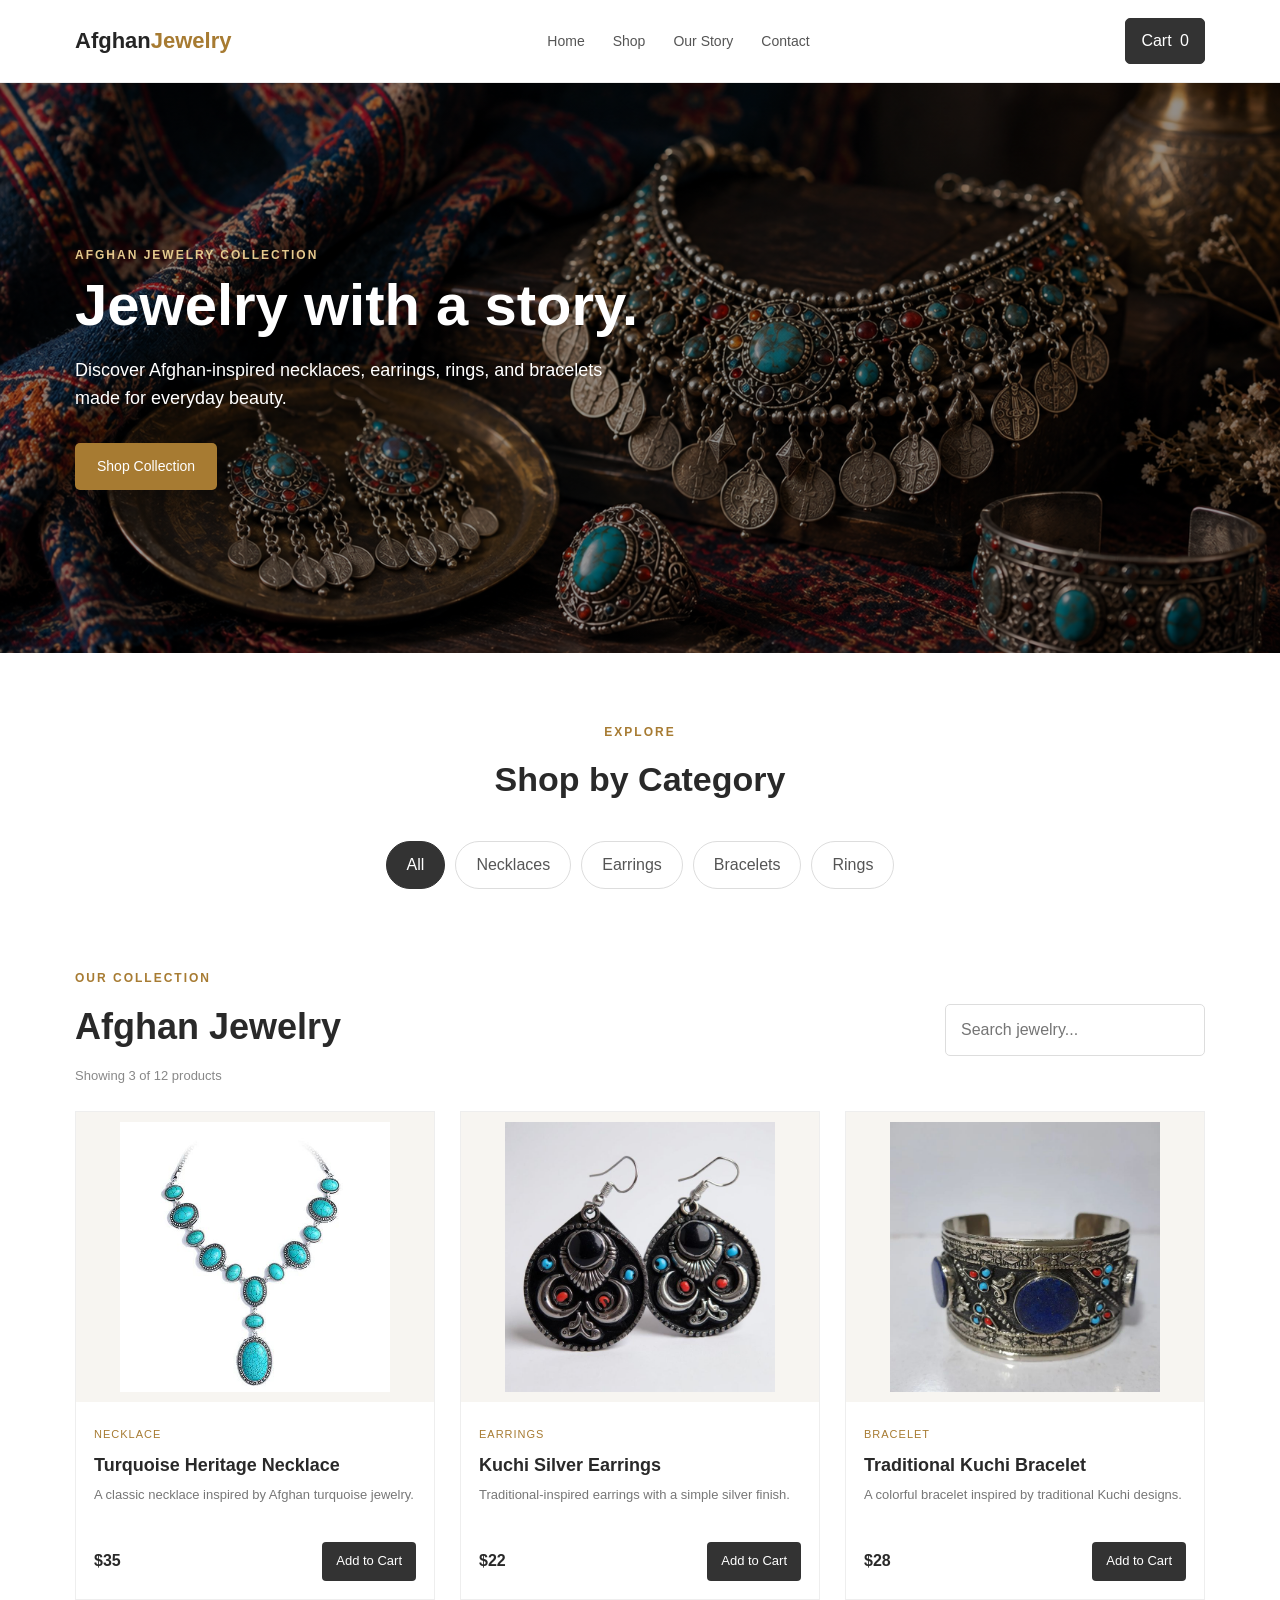
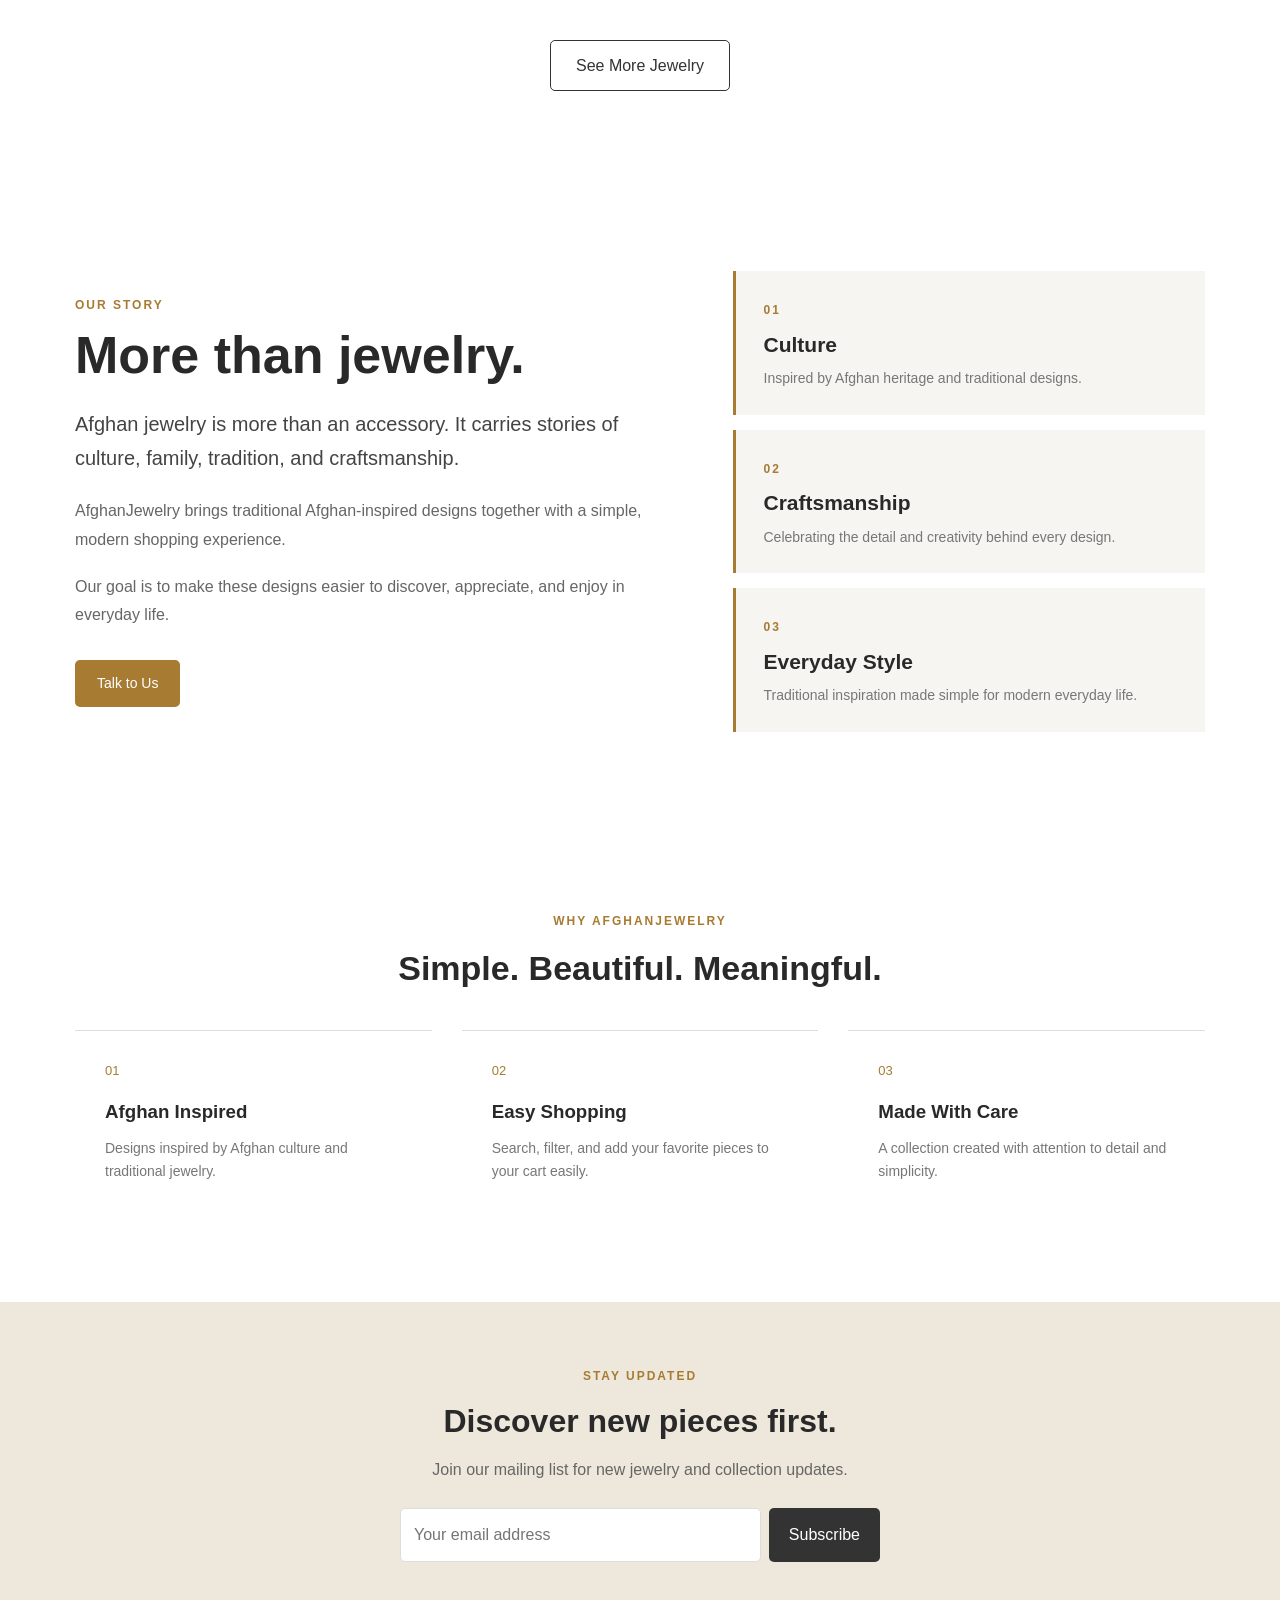
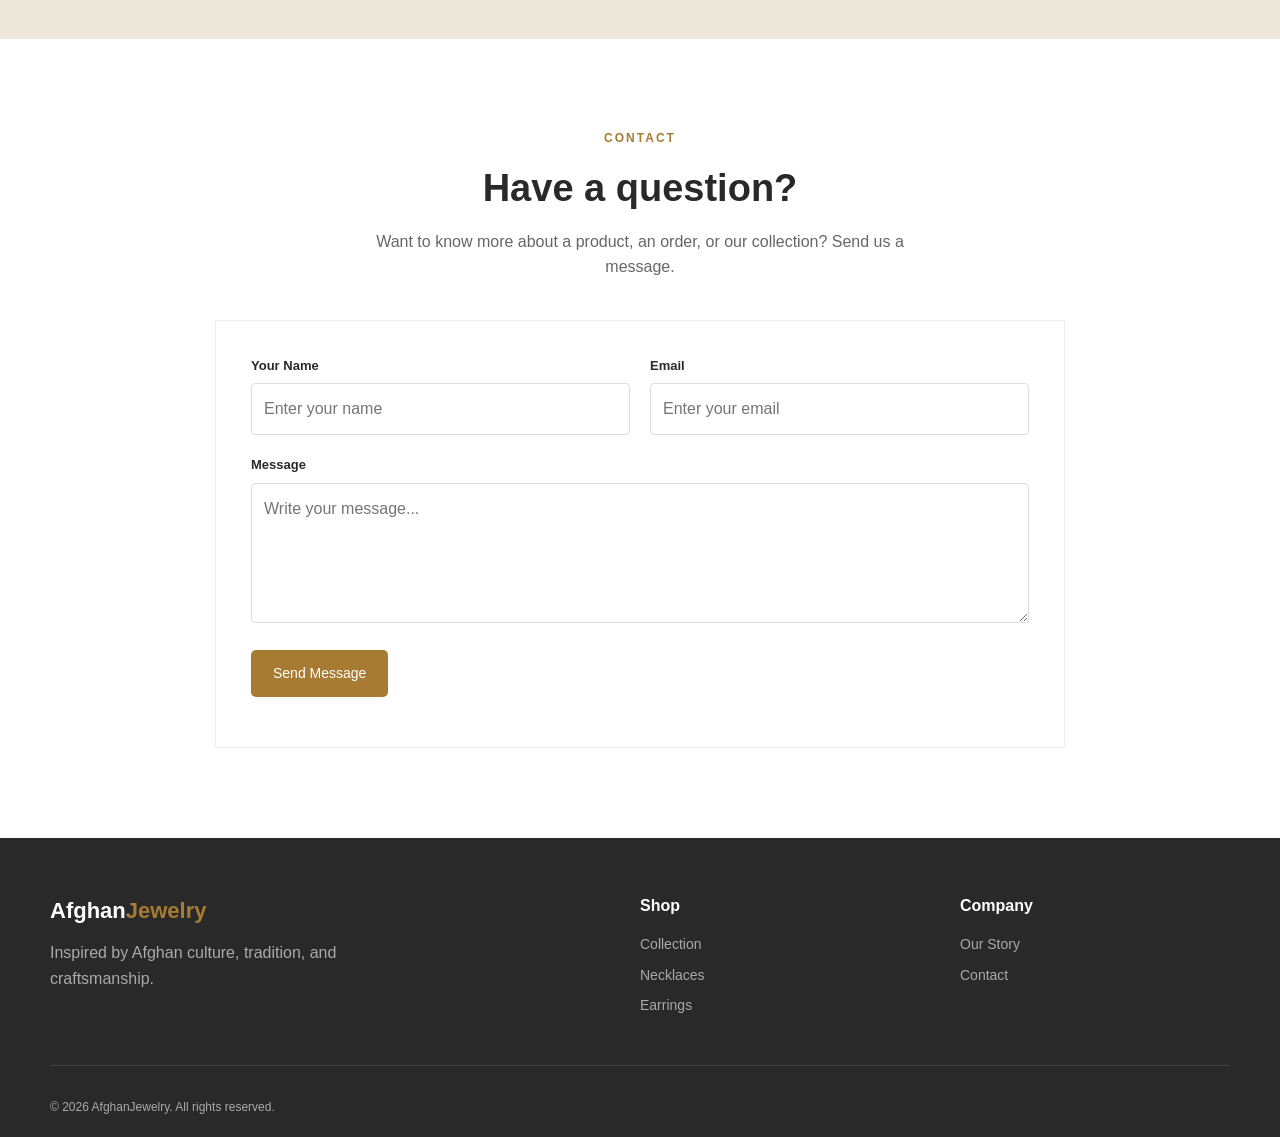
<file: index.html>
<!DOCTYPE html>
<html lang="en">

<head>
    <meta charset="UTF-8">
    <meta
        name="viewport"
        content="width=device-width, initial-scale=1.0"
    >

    <title>Afghan Jewelry</title>

    <link
        rel="stylesheet"
        href="style.css"
    >
</head>

<body>

 <!-- HEADER  -->

    <header class="header">

        <div class="nav">

            <a href="#home" class="logo">
                Afghan<span>Jewelry</span>
            </a>

            <nav class="nav-links">

                <a href="#home">
                    Home
                </a>

                <a href="#shop">
                    Shop
                </a>

                <a href="#story">
                    Our Story
                </a>

                <a href="#contact">
                    Contact
                </a>

            </nav>

            <button
                class="cart-button"
                id="cartButton"
            >
                Cart
                <span id="cartCount">0</span>
            </button>

        </div>

    </header>


  <!-- HERO -->

    <section
        class="hero"
        id="home"
    >

        <div class="hero-content">

            <p class="small-title">
                Afghan Jewelry Collection
            </p>

            <h1>
                Jewelry with a story.
            </h1>

            <p>
                Discover Afghan-inspired necklaces,
                earrings, rings, and bracelets made
                for everyday beauty.
            </p>

            <a
                href="#shop"
                class="main-button"
            >
                Shop Collection
            </a>

        </div>

    </section>


   <!-- CATEGORIES  -->

    <section class="category-section">

        <div class="section-heading">

            <p class="small-title">
                Explore
            </p>

            <h2>
                Shop by Category
            </h2>

        </div>


        <div class="category-buttons">

            <button
                class="category-button active"
                data-category="All"
            >
                All
            </button>

            <button
                class="category-button"
                data-category="Necklace"
            >
                Necklaces
            </button>

            <button
                class="category-button"
                data-category="Earrings"
            >
                Earrings
            </button>

            <button
                class="category-button"
                data-category="Bracelet"
            >
                Bracelets
            </button>

            <button
                class="category-button"
                data-category="Ring"
            >
                Rings
            </button>

        </div>

    </section>


<!-- SHOP -->

    <section
        class="shop"
        id="shop"
    >

        <div class="shop-top">

            <div>

                <p class="small-title">
                    Our Collection
                </p>

                <h2>
                    Afghan Jewelry
                </h2>

            </div>


            <div class="search-box">

                <input
                    type="text"
                    id="searchInput"
                    placeholder="Search jewelry..."
                >

            </div>

        </div>


        <p
            class="product-result"
            id="productResult"
        >
            Showing 3 products
        </p>


        <div
            class="product-grid"
            id="productContainer"
        >
            <!-- Products come from JavaScript -->
        </div>


        <!-- SEE MORE CONNECTS TO jewelry.html -->

        <div class="more-products">

            <a
                href="jewelry.html"
                class="outline-button"
                id="moreButton"
            >
                See More Jewelry
            </a>

        </div>

    </section>


  <!-- ABOUT  -->

<section class="story" id="story">

    <div class="story-content">

        <p class="small-title">
            OUR STORY
        </p>

        <h2>
            More than jewelry.
        </h2>

        <p class="story-lead">
            Afghan jewelry is more than an accessory.
            It carries stories of culture, family,
            tradition, and craftsmanship.
        </p>

        <p>
            AfghanJewelry brings traditional Afghan-inspired
            designs together with a simple, modern shopping
            experience.
        </p>

        <p>
            Our goal is to make these designs easier to
            discover, appreciate, and enjoy in everyday life.
        </p>

        <a href="#contact" class="main-button">
            Talk to Us
        </a>

    </div>

    <div class="story-side">

        <div class="story-card">
            <span>01</span>
            <h3>Culture</h3>
            <p>
                Inspired by Afghan heritage and traditional
                designs.
            </p>
        </div>

        <div class="story-card">
            <span>02</span>
            <h3>Craftsmanship</h3>
            <p>
                Celebrating the detail and creativity behind
                every design.
            </p>
        </div>

        <div class="story-card">
            <span>03</span>
            <h3>Everyday Style</h3>
            <p>
                Traditional inspiration made simple for
                modern everyday life.
            </p>
        </div>

    </div>

</section>


 <!-- WHY US  -->

    <section class="features">

        <div class="section-heading">

            <p class="small-title">
                Why AfghanJewelry
            </p>

            <h2>
                Simple. Beautiful. Meaningful.
            </h2>

        </div>


        <div class="feature-grid">

            <div class="feature">

                <div class="feature-number">
                    01
                </div>

                <h3>
                    Afghan Inspired
                </h3>

                <p>
                    Designs inspired by Afghan culture
                    and traditional jewelry.
                </p>

            </div>


            <div class="feature">

                <div class="feature-number">
                    02
                </div>

                <h3>
                    Easy Shopping
                </h3>

                <p>
                    Search, filter, and add your favorite
                    pieces to your cart easily.
                </p>

            </div>


            <div class="feature">

                <div class="feature-number">
                    03
                </div>

                <h3>
                    Made With Care
                </h3>

                <p>
                    A collection created with attention
                    to detail and simplicity.
                </p>

            </div>

        </div>

    </section>

<!-- NEWSLETTER -->

    <section class="newsletter">

        <div>

            <p class="small-title">
                Stay Updated
            </p>

            <h2>
                Discover new pieces first.
            </h2>

            <p>
                Join our mailing list for new jewelry
                and collection updates.
            </p>

        </div>


        <form id="newsletterForm">

            <input
                type="email"
                id="newsletterEmail"
                placeholder="Your email address"
                required
            >

            <button type="submit">
                Subscribe
            </button>

        </form>


        <p
            id="newsletterMessage"
            class="newsletter-message"
        ></p>

    </section>


<!-- CONTACT  -->

    <section
        class="contact"
        id="contact"
    >

        <div class="contact-intro">

            <p class="small-title">
                Contact
            </p>

            <h2>
                Have a question?
            </h2>

            <p>
                Want to know more about a product,
                an order, or our collection?
                Send us a message.
            </p>

        </div>


        <form
            class="contact-form"
            id="contactForm"
        >

            <div class="form-row">

                <div class="form-group">

                    <label for="name">
                        Your Name
                    </label>

                    <input
                        type="text"
                        id="name"
                        placeholder="Enter your name"
                        required
                    >

                </div>


                <div class="form-group">

                    <label for="email">
                        Email
                    </label>

                    <input
                        type="email"
                        id="email"
                        placeholder="Enter your email"
                        required
                    >

                </div>

            </div>


            <div class="form-group">

                <label for="message">
                    Message
                </label>

                <textarea
                    id="message"
                    placeholder="Write your message..."
                    required
                ></textarea>

            </div>


            <button
                type="submit"
                class="main-button"
            >
                Send Message
            </button>


            <p
                id="formMessage"
                class="form-message"
            ></p>

        </form>

    </section>


  <!-- CART -->

    <div
        class="cart-overlay"
        id="overlay"
    ></div>


    <aside
        class="cart-panel"
        id="cartPanel"
    >

        <div class="cart-header">

            <div>

                <p class="small-title">
                    Shopping
                </p>

                <h2>
                    Your Cart
                </h2>

            </div>


            <button
                id="closeCart"
                class="close-cart"
            >
                ×
            </button>

        </div>


        <div
            id="cartContainer"
            class="cart-items"
        >
            <!-- Cart items -->
        </div>


        <div class="cart-bottom">

            <div class="cart-total">

                <span>
                    Total
                </span>

                <strong>
                    $<span id="cartTotal">0.00</span>
                </strong>

            </div>


            <button
                id="checkoutButton"
                class="checkout-button"
            >
                Continue to Checkout
            </button>

        </div>

    </aside>



    <div
        id="toast"
        class="toast"
    ></div>

 <!-- FOOTER -->

    <footer class="footer">

        <div class="footer-content">

            <div>

                <a
                    href="#home"
                    class="logo footer-logo"
                >
                    Afghan<span>Jewelry</span>
                </a>

                <p>
                    Inspired by Afghan culture,
                    tradition, and craftsmanship.
                </p>

            </div>


            <div>

                <h4>
                    Shop
                </h4>

                <a href="#shop">
                    Collection
                </a>

                <a href="#shop">
                    Necklaces
                </a>

                <a href="#shop">
                    Earrings
                </a>

            </div>


            <div>

                <h4>
                    Company
                </h4>

                <a href="#story">
                    Our Story
                </a>

                <a href="#contact">
                    Contact
                </a>

            </div>

        </div>


        <div class="footer-bottom">

            <p>
                © 2026 AfghanJewelry. All rights reserved.
            </p>

        </div>

    </footer>


    <script src="script.js"></script>

</body>

</html>
</file>
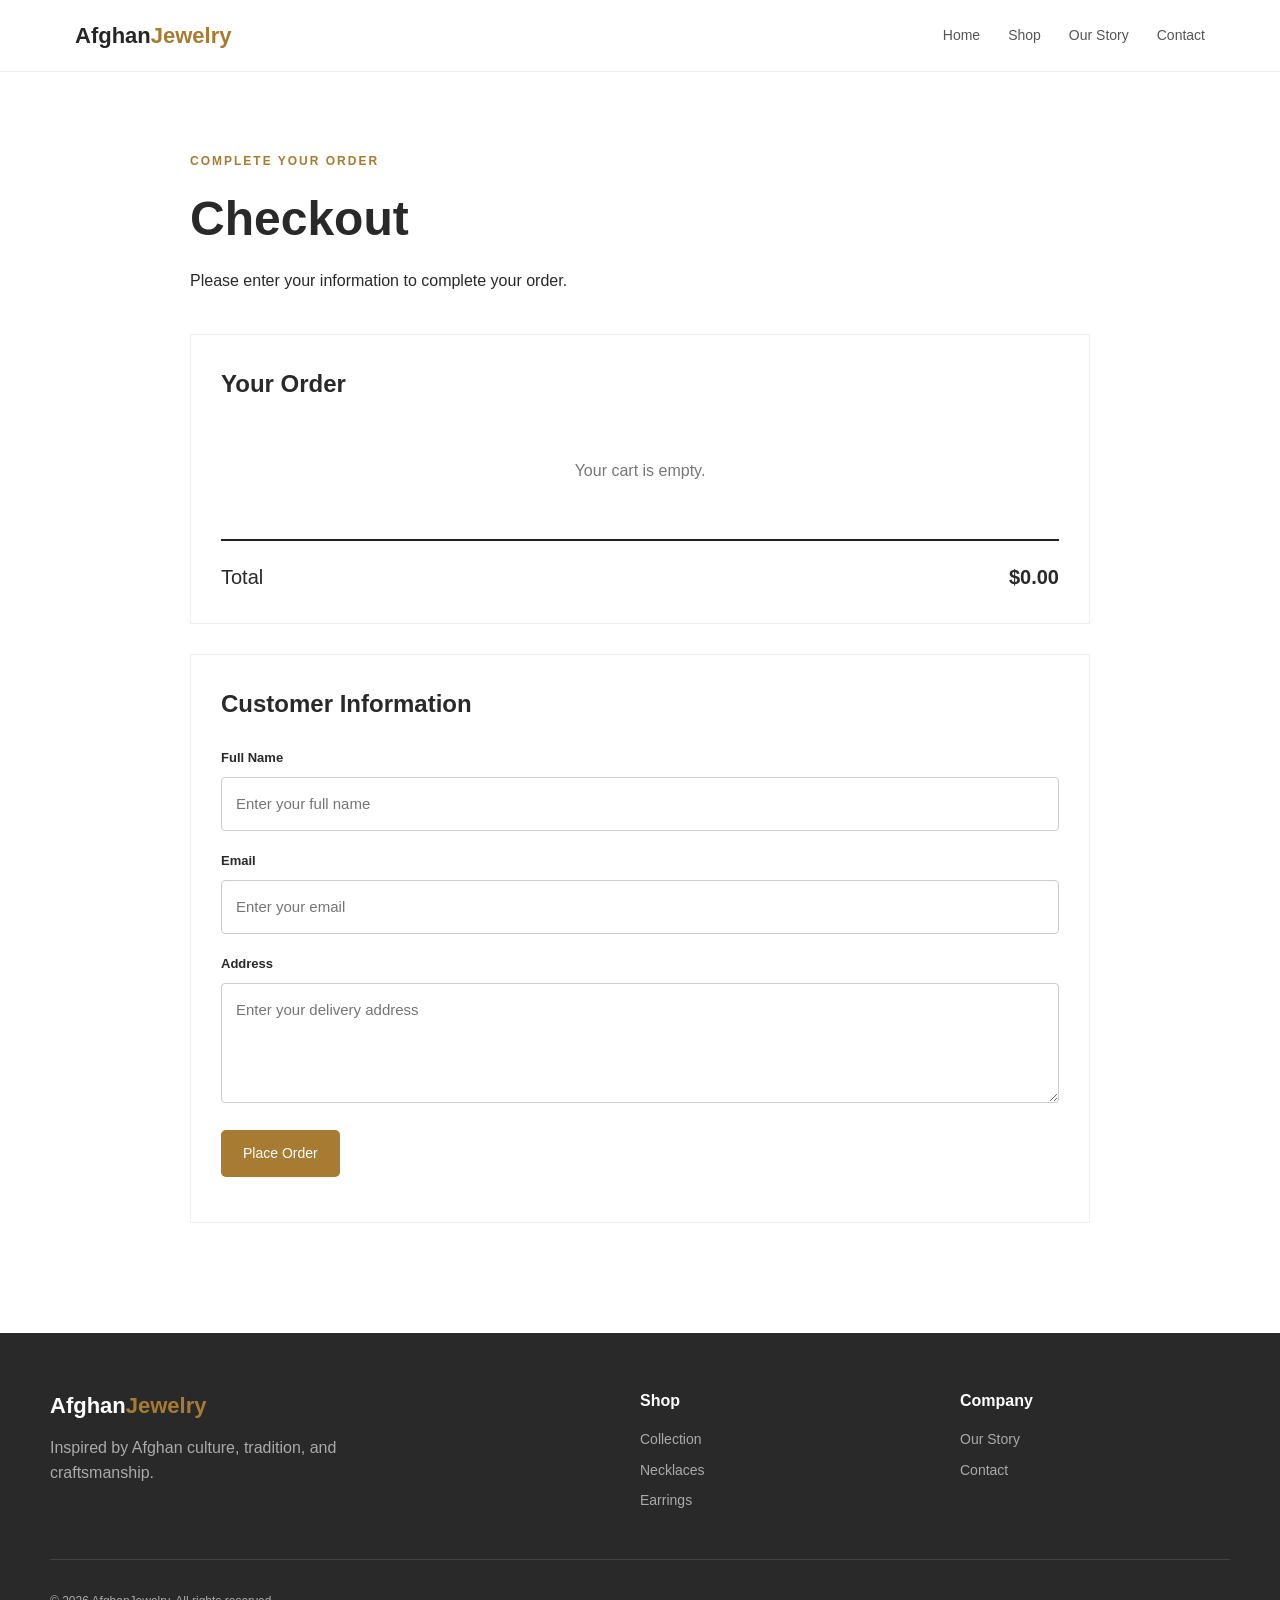
<file: checkout.html>
<!DOCTYPE html>
<html lang="en">

<head>

    <meta charset="UTF-8">

    <meta
        name="viewport"
        content="width=device-width, initial-scale=1.0"
    >

    <title>Checkout | Afghan Jewelry</title>

    <link
        rel="stylesheet"
        href="style.css"
    >

</head>


<body>


<!-- HEADER  -->

    <header class="header">

        <div class="nav">

            <a
                href="index.html"
                class="logo"
            >
                Afghan<span>Jewelry</span>
            </a>


            <nav class="nav-links">

                <a href="index.html">
                    Home
                </a>

                <a href="jewelry.html">
                    Shop
                </a>

                <a href="index.html#story">
                    Our Story
                </a>

                <a href="index.html#contact">
                    Contact
                </a>

            </nav>

        </div>

    </header>



<!-- CHECKOUT -->

    <main class="checkout-page">

        <div class="checkout-container">


            <div class="checkout-intro">

                <p class="small-title">
                    Complete Your Order
                </p>

                <h1>
                    Checkout
                </h1>

                <p>
                    Please enter your information to
                    complete your order.
                </p>

            </div>



            <!-- ORDER SUMMARY -->

            <section class="checkout-section">

                <h2>
                    Your Order
                </h2>


                <div
                    id="checkoutItems"
                    class="checkout-items"
                >
                </div>


                <div class="checkout-total">

                    <span>
                        Total
                    </span>

                    <strong>
                        $<span id="checkoutTotal">
                            0.00
                        </span>
                    </strong>

                </div>

            </section>



            <!-- CUSTOMER INFORMATION -->

            <section class="checkout-section">

                <h2>
                    Customer Information
                </h2>


                <form id="checkoutForm">


                    <div class="form-group">

                        <label for="customerName">
                            Full Name
                        </label>

                        <input
                            type="text"
                            id="customerName"
                            placeholder="Enter your full name"
                            required
                        >

                    </div>



                    <div class="form-group">

                        <label for="customerEmail">
                            Email
                        </label>

                        <input
                            type="email"
                            id="customerEmail"
                            placeholder="Enter your email"
                            required
                        >

                    </div>



                    <div class="form-group">

                        <label for="customerAddress">
                            Address
                        </label>

                        <textarea
                            id="customerAddress"
                            placeholder="Enter your delivery address"
                            required
                        ></textarea>

                    </div>



                    <button
                        type="submit"
                        class="main-button"
                    >
                        Place Order
                    </button>


                </form>


                <p
                    id="orderMessage"
                    class="form-message"
                ></p>

            </section>


        </div>

    </main>


<!-- FOOTER  -->

    <footer class="footer">

        <div class="footer-content">

            <div>

                <a
                    href="#home"
                    class="logo footer-logo"
                >
                    Afghan<span>Jewelry</span>
                </a>

                <p>
                    Inspired by Afghan culture,
                    tradition, and craftsmanship.
                </p>

            </div>


            <div>

                <h4>
                    Shop
                </h4>

                <a href="#shop">
                    Collection
                </a>

                <a href="#shop">
                    Necklaces
                </a>

                <a href="#shop">
                    Earrings
                </a>

            </div>


            <div>

                <h4>
                    Company
                </h4>

                <a href="#story">
                    Our Story
                </a>

                <a href="#contact">
                    Contact
                </a>

            </div>

        </div>


        <div class="footer-bottom">

            <p>
                © 2026 AfghanJewelry. All rights reserved.
            </p>

        </div>

    </footer>


    <script src="checkout.js"></script>

</body>

</html>
</file>
<file: style.css>
* {
    margin: 0;
    padding: 0;
    box-sizing: border-box;
}

html {
    scroll-behavior: smooth;
}

body {
    font-family: Arial, sans-serif;
    color: #292929;
    background: #ffffff;
    line-height: 1.6;
}

button,
input,
textarea {
    font: inherit;
}

button {
    cursor: pointer;
}

a {
    text-decoration: none;
    color: inherit;
}


/* =========================
   HEADER
========================= */

.header {
    position: sticky;
    top: 0;
    z-index: 1000;

    background: #ffffff;
    border-bottom: 1px solid #eeeeee;
}

.nav {
    max-width: 1180px;
    margin: auto;
    padding: 18px 25px;

    display: flex;
    align-items: center;
    justify-content: space-between;
}

.logo {
    font-size: 22px;
    font-weight: 700;
    color: #252525;
}

.logo span {
    color: #a77b32;
}

.nav-links {
    display: flex;
    gap: 28px;
}

.nav-links a {
    font-size: 14px;
    color: #555;
}

.nav-links a:hover {
    color: #a77b32;
}

.cart-button {
    border: 1px solid #333;
    background: #333;
    color: white;

    padding: 9px 15px;
    border-radius: 5px;
}

.cart-button span {
    margin-left: 4px;
}



   /* HERO */


.hero {
    min-height: 570px;

    display: flex;
    align-items: center;

    background:
        linear-gradient(
            rgba(0, 0, 0, 0.42),
            rgba(0, 0, 0, 0.42)
        ),
        url("images/hero.png");

    background-size: cover;
    background-position: center;
}

.hero-content {
    max-width: 700px;
    margin-left: max(25px, calc((100% - 1180px) / 2));

    color: white;
    padding: 60px 25px;
}

.small-title {
    color: #a77b32;
    text-transform: uppercase;
    letter-spacing: 2px;
    font-size: 12px;
    font-weight: 700;
    margin-bottom: 10px;
}

.hero .small-title {
    color: #e4c98e;
}

.hero h1 {
    font-size: 58px;
    line-height: 1.05;
    margin-bottom: 20px;
}

.hero p:not(.small-title) {
    max-width: 560px;
    font-size: 18px;
    margin-bottom: 30px;
}

.main-button {
    display: inline-block;

    border: none;
    background: #a77b32;
    color: white;

    padding: 12px 22px;
    border-radius: 5px;

    font-size: 14px;
}

.main-button:hover {
    background: #8d6629;
}



   /* SECTION HEADING */


.section-heading {
    text-align: center;
    margin-bottom: 35px;
}

.section-heading h2 {
    font-size: 34px;
}



   /* CATEGORIES */


.category-section {
    max-width: 1180px;
    margin: auto;
    padding: 70px 25px 40px;
}

.category-buttons {
    display: flex;
    justify-content: center;
    gap: 10px;
    flex-wrap: wrap;
}

.category-button {
    background: white;

    border: 1px solid #dddddd;

    padding: 10px 20px;
    border-radius: 30px;

    color: #555;
}

.category-button:hover,
.category-button.active {
    background: #333;
    color: white;
    border-color: #333;
}



   /* SHOP */


.shop {
    max-width: 1180px;
    margin: auto;
    padding: 40px 25px 90px;
}

.shop-top {
    display: flex;
    justify-content: space-between;
    align-items: end;

    margin-bottom: 10px;
}

.shop-top h2 {
    font-size: 36px;
}

.search-box input {
    width: 260px;

    padding: 12px 15px;

    border: 1px solid #ddd;
    border-radius: 5px;

    outline: none;
}

.search-box input:focus {
    border-color: #a77b32;
}

.product-result {
    color: #888;
    font-size: 13px;
    margin-bottom: 25px;
}


   /* PRODUCTS */


.product-grid {
    display: grid;
    grid-template-columns: repeat(3, 1fr);
    gap: 25px;
}

.product-card {
    border: 1px solid #eeeeee;
    background: white;
    transition: 0.25s;
    overflow: hidden;
}

.product-card:hover {
    transform: translateY(-4px);
    box-shadow: 0 8px 25px rgba(0, 0, 0, 0.08);
}

/* Same image size for every product */
.product-image {
    width: 100%;
    height: 290px;
    object-fit: contain;
    object-position: center;
    display: block;
    background: #f7f5f1;
    padding: 10px;
}

.product-info {
    padding: 18px;
}

.product-category {
    font-size: 11px;
    text-transform: uppercase;
    letter-spacing: 1px;
    color: #a77b32;
}

.product-name {
    font-size: 18px;
    margin: 5px 0;
}

.product-description {
    color: #777;
    font-size: 13px;
    min-height: 42px;
}

.product-bottom {
    display: flex;
    justify-content: space-between;
    align-items: center;
    margin-top: 15px;
}

.product-price {
    font-weight: bold;
}

.add-button {
    border: none;
    background: #333;
    color: white;
    padding: 9px 14px;
    border-radius: 4px;
    font-size: 13px;
}

.add-button:hover {
    background: #a77b32;
}


   /* MORE BUTTON */


.more-products {
    text-align: center;
    margin-top: 40px;
}

.outline-button {
    padding: 12px 25px;

    border: 1px solid #333;
    background: white;
    color: #333;

    border-radius: 5px;
}

.outline-button:hover {
    background: #333;
    color: white;
}


   /* OUR STORY */


.story {
    max-width: 1180px;
    margin: 90px auto;
    padding: 0 25px;

    display: grid;
    grid-template-columns: 1.1fr 0.9fr;
    gap: 80px;

    align-items: center;
}

.story-content {
    max-width: 620px;
}

.story-content .small-title {
    margin-bottom: 12px;
}

.story-content h2 {
    font-size: 52px;
    line-height: 1.05;
    margin-bottom: 25px;
    color: #292929;
}

.story-lead {
    font-size: 20px !important;
    line-height: 1.7 !important;
    color: #444 !important;
    margin-bottom: 22px !important;
}

.story-content p:not(.small-title) {
    color: #666;
    line-height: 1.8;
    margin-bottom: 18px;
}

.story-content .main-button {
    margin-top: 12px;
}



   /* STORY CARDS */


.story-side {
    display: flex;
    flex-direction: column;
    gap: 15px;
}

.story-card {
    padding: 25px 28px;
    background: #f7f5f1;
    border-left: 3px solid #a77b32;

    transition: 0.25s;
}

.story-card:hover {
    transform: translateX(5px);
}

.story-card span {
    font-size: 12px;
    letter-spacing: 2px;
    color: #a77b32;
    font-weight: bold;
}

.story-card h3 {
    font-size: 21px;
    margin: 6px 0;
}

.story-card p {
    color: #777;
    font-size: 14px;
    line-height: 1.6;
}



   /* TABLET */


@media (max-width: 850px) {

    .story {
        grid-template-columns: 1fr;
        gap: 45px;
        margin: 70px auto;
    }

    .story-content {
        max-width: 100%;
    }

    .story-content h2 {
        font-size: 44px;
    }

}



   /* MOBILE */


@media (max-width: 600px) {

    .story {
        margin: 60px auto;
        padding: 0 20px;
        gap: 35px;
    }

    .story-content h2 {
        font-size: 36px;
    }

    .story-lead {
        font-size: 18px !important;
    }

    .story-card {
        padding: 22px;
    }

}

   /* FEATURES */


.features {
    max-width: 1180px;
    margin: auto;
    padding: 90px 25px;
}

.feature-grid {
    display: grid;
    grid-template-columns: repeat(3, 1fr);
    gap: 30px;
}

.feature {
    padding: 30px;

    border-top: 1px solid #ddd;
}

.feature-number {
    color: #a77b32;
    font-size: 13px;
    margin-bottom: 15px;
}

.feature h3 {
    margin-bottom: 10px;
}

.feature p {
    color: #777;
    font-size: 14px;
}



   /* NEWSLETTER */


.newsletter {
    background: #eee8dc;

    padding: 65px 25px;

    text-align: center;
}

.newsletter h2 {
    font-size: 32px;
    margin-bottom: 10px;
}

.newsletter p:not(.small-title):not(.newsletter-message) {
    color: #666;
    margin-bottom: 25px;
}

.newsletter form {
    max-width: 480px;
    margin: auto;

    display: flex;
    gap: 8px;
}

.newsletter input {
    flex: 1;

    padding: 13px;

    border: 1px solid #ddd;
    border-radius: 5px;
}

.newsletter button {
    padding: 13px 20px;

    border: none;
    border-radius: 5px;

    background: #333;
    color: white;
}

.newsletter-message {
    margin-top: 12px;
    font-size: 13px;
}



   /* CONTACT */


.contact {
    max-width: 900px;
    margin: auto;

    padding: 90px 25px;
}

.contact-intro {
    text-align: center;
    margin-bottom: 40px;
}

.contact-intro h2 {
    font-size: 38px;
    margin-bottom: 10px;
}

.contact-intro p:not(.small-title) {
    color: #666;
    max-width: 600px;
    margin: auto;
}

.contact-form {
    border: 1px solid #eeeeee;
    padding: 35px;
}

.form-row {
    display: grid;
    grid-template-columns: 1fr 1fr;
    gap: 20px;
}

.form-group {
    margin-bottom: 20px;
}

.form-group label {
    display: block;
    font-size: 13px;
    font-weight: bold;
    margin-bottom: 7px;
}

.form-group input,
.form-group textarea {
    width: 100%;

    border: 1px solid #ddd;
    padding: 12px;

    border-radius: 4px;

    outline: none;
}

.form-group input:focus,
.form-group textarea:focus {
    border-color: #a77b32;
}

.form-group textarea {
    min-height: 140px;
    resize: vertical;
}

.form-message {
    margin-top: 15px;
    color: #487448;
    font-size: 14px;
}



   /* CART */


.cart-overlay {
    position: fixed;
    inset: 0;

    background: rgba(0, 0, 0, 0.45);

    z-index: 1500;

    opacity: 0;
    visibility: hidden;

    transition: 0.25s;
}

.cart-overlay.show {
    opacity: 1;
    visibility: visible;
}

.cart-panel {
    position: fixed;

    top: 0;
    right: -430px;

    width: 410px;
    max-width: 92%;

    height: 100vh;

    background: white;

    z-index: 2000;

    transition: 0.3s;

    padding: 25px;

    display: flex;
    flex-direction: column;
}

.cart-panel.open {
    right: 0;
}

.cart-header {
    display: flex;
    justify-content: space-between;
    align-items: center;

    border-bottom: 1px solid #eee;

    padding-bottom: 18px;
}

.cart-header h2 {
    font-size: 25px;
}

.close-cart {
    background: none;
    border: none;

    font-size: 32px;
    color: #555;
}

.cart-items {
    flex: 1;
    overflow-y: auto;
}

.cart-item {
    display: flex;
    gap: 12px;

    padding: 18px 0;

    border-bottom: 1px solid #eee;
}

.cart-item img {
    width: 75px;
    height: 75px;

    object-fit: cover;
}

.cart-item-info {
    flex: 1;
}

.cart-item-info h3 {
    font-size: 15px;
    margin-bottom: 5px;
}

.cart-item-price {
    font-size: 13px;
    color: #777;
}

.quantity {
    display: flex;
    align-items: center;

    gap: 10px;

    margin-top: 8px;
}

.quantity button {
    width: 25px;
    height: 25px;

    border: 1px solid #ddd;
    background: white;
}

.remove-button {
    margin-top: 6px;

    border: none;
    background: none;

    color: #a44;
    font-size: 12px;
}

.cart-bottom {
    border-top: 1px solid #ddd;
    padding-top: 20px;
}

.cart-total {
    display: flex;
    justify-content: space-between;

    font-size: 18px;

    margin-bottom: 15px;
}

.checkout-button {
    width: 100%;

    padding: 13px;

    border: none;
    border-radius: 5px;

    background: #a77b32;
    color: white;
}

.checkout-button:hover {
    background: #8d6629;
}

.empty-cart {
    text-align: center;
    color: #888;
    padding: 50px 0;
}



   /* TOAST */


.toast {
    position: fixed;

    left: 50%;
    bottom: 25px;

    transform: translate(-50%, 80px);

    background: #333;
    color: white;

    padding: 12px 20px;

    border-radius: 5px;

    z-index: 3000;

    opacity: 0;

    transition: 0.3s;
}

.toast.show {
    opacity: 1;
    transform: translate(-50%, 0);
}



   /* FOOTER */


.footer {
    background: #292929;
    color: white;

    padding: 55px 25px 20px;
}

.footer-content {
    max-width: 1180px;
    margin: auto;

    display: grid;
    grid-template-columns: 2fr 1fr 1fr;

    gap: 50px;
}

.footer-logo {
    color: white;
}

.footer p {
    color: #aaa;
    max-width: 300px;
    margin-top: 12px;
}

.footer h4 {
    margin-bottom: 15px;
}

.footer-content > div > a:not(.logo) {
    display: block;
    color: #aaa;
    margin-bottom: 8px;
    font-size: 14px;
}

.footer-content > div > a:hover {
    color: white;
}

.footer-bottom {
    max-width: 1180px;
    margin: 40px auto 0;

    padding-top: 20px;

    border-top: 1px solid #444;

    color: #777;

    font-size: 12px;
}



   /* RESPONSIVE */


@media (max-width: 850px) {

    .nav-links {
        display: none;
    }

    .hero h1 {
        font-size: 45px;
    }

    .product-grid {
        grid-template-columns: repeat(2, 1fr);
    }

    .story {
        grid-template-columns: 1fr;
    }

    .feature-grid {
        grid-template-columns: 1fr;
    }

    .footer-content {
        grid-template-columns: 1fr 1fr;
    }
}


@media (max-width: 600px) {

    .nav {
        padding: 15px;
    }

    .hero {
        min-height: 500px;
    }

    .hero-content {
        margin-left: 0;
    }

    .hero h1 {
        font-size: 38px;
    }

    .shop-top {
        display: block;
    }

    .search-box {
        margin-top: 20px;
    }

    .search-box input {
        width: 100%;
    }

    .product-grid {
        grid-template-columns: 1fr;
    }

    .form-row {
        grid-template-columns: 1fr;
        gap: 0;
    }

    .newsletter form {
        flex-direction: column;
    }

    .footer-content {
        grid-template-columns: 1fr;
    }

    .cart-panel {
        width: 92%;
    }
}

   /* CHECKOUT PAGE */


.checkout-page {
    min-height: 80vh;
    padding: 80px 8%;
}

.checkout-container {
    max-width: 900px;
    margin: 0 auto;
}

.checkout-intro {
    margin-bottom: 40px;
}

.checkout-intro h1 {
    font-size: 48px;
    margin: 10px 0;
}

.checkout-section {
    background: #ffffff;
    padding: 30px;
    margin-bottom: 30px;
    border: 1px solid #eeeeee;
}

.checkout-section h2 {
    margin-bottom: 25px;
}

.checkout-items {
    display: flex;
    flex-direction: column;
    gap: 20px;
}

/* Each product */
.checkout-item {
    display: flex;
    align-items: center;
    gap: 20px;
    padding: 20px 0;
    border-bottom: 1px solid #eeeeee;
}

/* Image container */
.checkout-item-image {
    width: 110px;
    height: 110px;
    flex-shrink: 0;
    display: flex;
    align-items: center;
    justify-content: center;
    background: #f7f5f1;
    border-radius: 8px;
    overflow: hidden;
}

/* Product image */
.checkout-item-image img {
    width: 100%;
    height: 100%;
    object-fit: contain;
    object-position: center;
    display: block;
    padding: 8px;
}

/* Product information */
.checkout-item-info {
    flex: 1;
}

.checkout-item-info h3 {
    margin: 0 0 8px;
    font-size: 17px;
}

.checkout-item-info p {
    margin: 0 0 5px;
    color: #a77b32;
    font-weight: 600;
}

.checkout-item-info span {
    font-size: 14px;
    color: #777;
}

/* Item price */
.checkout-item > strong {
    white-space: nowrap;
    font-size: 16px;
}

/* Total */
.checkout-total {
    display: flex;
    justify-content: space-between;
    align-items: center;
    margin-top: 25px;
    padding-top: 20px;
    border-top: 2px solid #222;
    font-size: 20px;
}

/* Form */
.checkout-section .form-group {
    margin-bottom: 20px;
}

.checkout-section label {
    display: block;
    margin-bottom: 8px;
    font-weight: 600;
}

.checkout-section input,
.checkout-section textarea {
    width: 100%;
    padding: 14px;
    border: 1px solid #cccccc;
    font-family: inherit;
    font-size: 15px;
    box-sizing: border-box;
}

.checkout-section textarea {
    min-height: 120px;
    resize: vertical;
}

/* Empty cart */
.empty-cart {
    padding: 30px 0;
    color: #777;
    text-align: center;
}

/* Mobile */
@media (max-width: 600px) {

    .checkout-page {
        padding: 50px 20px;
    }

    .checkout-intro h1 {
        font-size: 38px;
    }

    .checkout-section {
        padding: 20px;
    }

    .checkout-item {
        gap: 12px;
    }

    .checkout-item-image {
        width: 80px;
        height: 80px;
    }

    .checkout-item-info h3 {
        font-size: 14px;
    }

    .checkout-item > strong {
        font-size: 14px;
    }
}

/* =========================
   RESPONSIVE
========================= */

@media (max-width: 850px) {

    .nav {
        flex-wrap: wrap;
        gap: 15px;
        padding: 15px 20px;
    }

    .nav-links {
        display: flex;
        order: 3;
        width: 100%;
        justify-content: center;
        align-items: center;
        gap: 18px;
        flex-wrap: wrap;
        padding-top: 5px;
    }

    .nav-links a {
        font-size: 13px;
    }

    .hero h1 {
        font-size: 45px;
    }

    .product-grid {
        grid-template-columns: repeat(2, 1fr);
    }

    .story {
        grid-template-columns: 1fr;
    }

    .feature-grid {
        grid-template-columns: 1fr;
    }

    .footer-content {
        grid-template-columns: 1fr 1fr;
    }
}


@media (max-width: 600px) {

    .nav {
        padding: 15px;
        gap: 12px;
    }

    .nav-links {
        display: flex;
        width: 100%;
        justify-content: center;
        align-items: center;
        gap: 10px 15px;
        flex-wrap: wrap;
    }

    .nav-links a {
        font-size: 12px;
    }

    .hero {
        min-height: 500px;
    }

    .hero-content {
        margin-left: 0;
    }

    .hero h1 {
        font-size: 38px;
    }

    .shop-top {
        display: block;
    }

    .search-box {
        margin-top: 20px;
    }

    .search-box input {
        width: 100%;
    }

    .product-grid {
        grid-template-columns: 1fr;
    }

    .form-row {
        grid-template-columns: 1fr;
        gap: 0;
    }

    .newsletter form {
        flex-direction: column;
    }

    .footer-content {
        grid-template-columns: 1fr;
    }

    .cart-panel {
        width: 92%;
    }
}
</file>
